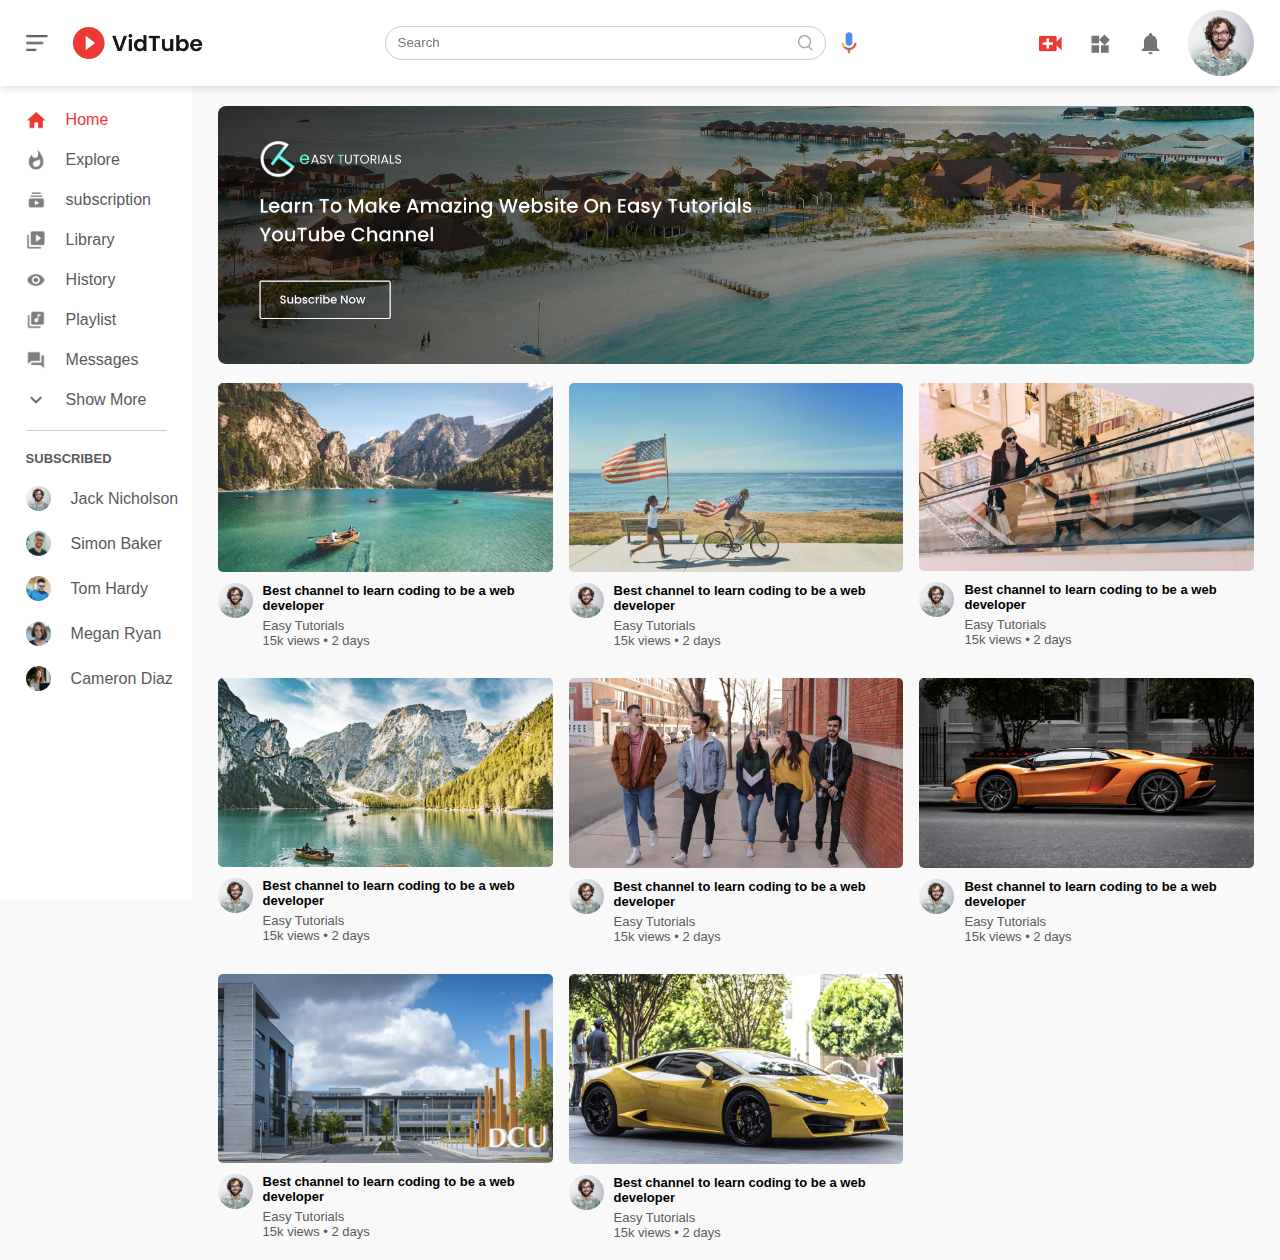
<file: index.html>
<!DOCTYPE html>
<html lang="en">
<head>
    <meta charset="UTF-8">
    <meta http-equiv="X-UA-Compatible" content="IE=edge">
    <meta name="viewport" content="width=device-width, initial-scale=1.0">
    <title>video sharing website</title>
    <link rel="stylesheet" href="style.css">
</head>
<body>
    
    <nav class="flex-div">
        <div class="nav-left flex-div">
            <img src="images/menu.png" class="menu-icon">
            <img src="images/logo.png" class="logo">
        </div>

        <div class="nav-middle flex-div">
            <div class="search-box flex-div">
                <input type="text" placeholder="Search">
                <img src="images/search.png">
            </div>
            <img src="images/voice-search.png" class="mic-icon">
        </div>  

        <div class="nav-right flex-div">
            <img src="images/upload.png">
            <img src="images/more.png">
            <img src="images/notification.png">
            <img src="images/Jack.png" class="user-icon">
        </div>
    </nav> 

    <!-- /* ------------- sidebar ------------- */ -->

    <div class="sidebar">
        <div class="shortcut-links">
            <a href=""><img src="images/home.png"><p>Home</p></a>
            <a href=""><img src="images/explore.png"><p>Explore</p></a>
            <a href=""><img src="images/subscriprion.png"><p>subscription</p></a>
            <a href=""><img src="images/library.png"><p>Library</p></a>
            <a href=""><img src="images/history.png"><p>History</p></a>
            <a href=""><img src="images/playlist.png"><p>Playlist</p></a>
            <a href=""><img src="images/messages.png"><p>Messages</p></a>
            <a href=""><img src="images/show-more.png"><p>Show More</p></a>
            <hr>
        </div>
        <div class="subscribed-list">
            <h3>SUBSCRIBED</h3>
            <a href=""><img src="images/Jack.png"><p>Jack Nicholson</p></a>
            <a href=""><img src="images/simon.png"><p>Simon Baker</p></a>
            <a href=""><img src="images/tom.png"><p>Tom Hardy</p></a>
            <a href=""><img src="images/megan.png"><p>Megan Ryan</p></a>
            <a href=""><img src="images/cameron.png"><p>Cameron Diaz</p></a>
        </div>
    </div>

<!-- ----------- main --------------------- -->

    <div class="container">
        <div class="banner">
            <img src="images/banner.png">
        </div>

        <div class="list-container">
            <div class="vid-list">
                <a href="play-video.html"><img src="images/thumbnail1.png" class="thumbnail"></a>
                <div class="flex-div">
                    <img src="images/Jack.png">
                    <div class="vid-info">
                        <a href="play-video.html">Best channel to learn coding to be a web developer</a>
                        <p>Easy Tutorials</p>
                        <p>15k views &bull; 2 days</p>
                    </div>
                </div>
            </div>
            <div class="vid-list">
                <a href="#"><img src="images/thumbnail2.png" class="thumbnail"></a>
                <div class="flex-div">
                    <img src="images/Jack.png">
                    <div class="vid-info">
                        <a href="#">Best channel to learn coding to be a web developer</a>
                        <p>Easy Tutorials</p>
                        <p>15k views &bull; 2 days</p>
                    </div>
                </div>
            </div>
            <div class="vid-list">
                <a href="#"><img src="images/thumbnail3.png" class="thumbnail"></a>
                <div class="flex-div">
                    <img src="images/Jack.png">
                    <div class="vid-info">
                        <a href="#">Best channel to learn coding to be a web developer</a>
                        <p>Easy Tutorials</p>
                        <p>15k views &bull; 2 days</p>
                    </div>
                </div>
            </div>
            <div class="vid-list">
                <a href="#"><img src="images/thumbnail4.png" class="thumbnail"></a>
                <div class="flex-div">
                    <img src="images/Jack.png">
                    <div class="vid-info">
                        <a href="#">Best channel to learn coding to be a web developer</a>
                        <p>Easy Tutorials</p>
                        <p>15k views &bull; 2 days</p>
                    </div>
                </div>
            </div>
            <div class="vid-list">
                <a href="#"><img src="images/thumbnail5.png" class="thumbnail"></a>
                <div class="flex-div">
                    <img src="images/Jack.png">
                    <div class="vid-info">
                        <a href="#">Best channel to learn coding to be a web developer</a>
                        <p>Easy Tutorials</p>
                        <p>15k views &bull; 2 days</p>
                    </div>
                </div>
            </div>
            <div class="vid-list">
                <a href="#"><img src="images/thumbnail6.png" class="thumbnail"></a>
                <div class="flex-div">
                    <img src="images/Jack.png">
                    <div class="vid-info">
                        <a href="#">Best channel to learn coding to be a web developer</a>
                        <p>Easy Tutorials</p>
                        <p>15k views &bull; 2 days</p>
                    </div>
                </div>
            </div>
            <div class="vid-list">
                <a href="#"><img src="images/thumbnail7.png" class="thumbnail"></a>
                <div class="flex-div">
                    <img src="images/Jack.png">
                    <div class="vid-info">
                        <a href="#">Best channel to learn coding to be a web developer</a>
                        <p>Easy Tutorials</p>
                        <p>15k views &bull; 2 days</p>
                    </div>
                </div>
            </div>
            <div class="vid-list">
                <a href="#"><img src="images/thumbnail8.png" class="thumbnail"></a>
                <div class="flex-div">
                    <img src="images/Jack.png">
                    <div class="vid-info">
                        <a href="#">Best channel to learn coding to be a web developer</a>
                        <p>Easy Tutorials</p>
                        <p>15k views &bull; 2 days</p>
                    </div>
                </div>
            </div>
        </div>
    </div>

    <script src="script.js"></script>
</body>
</html>
</file>
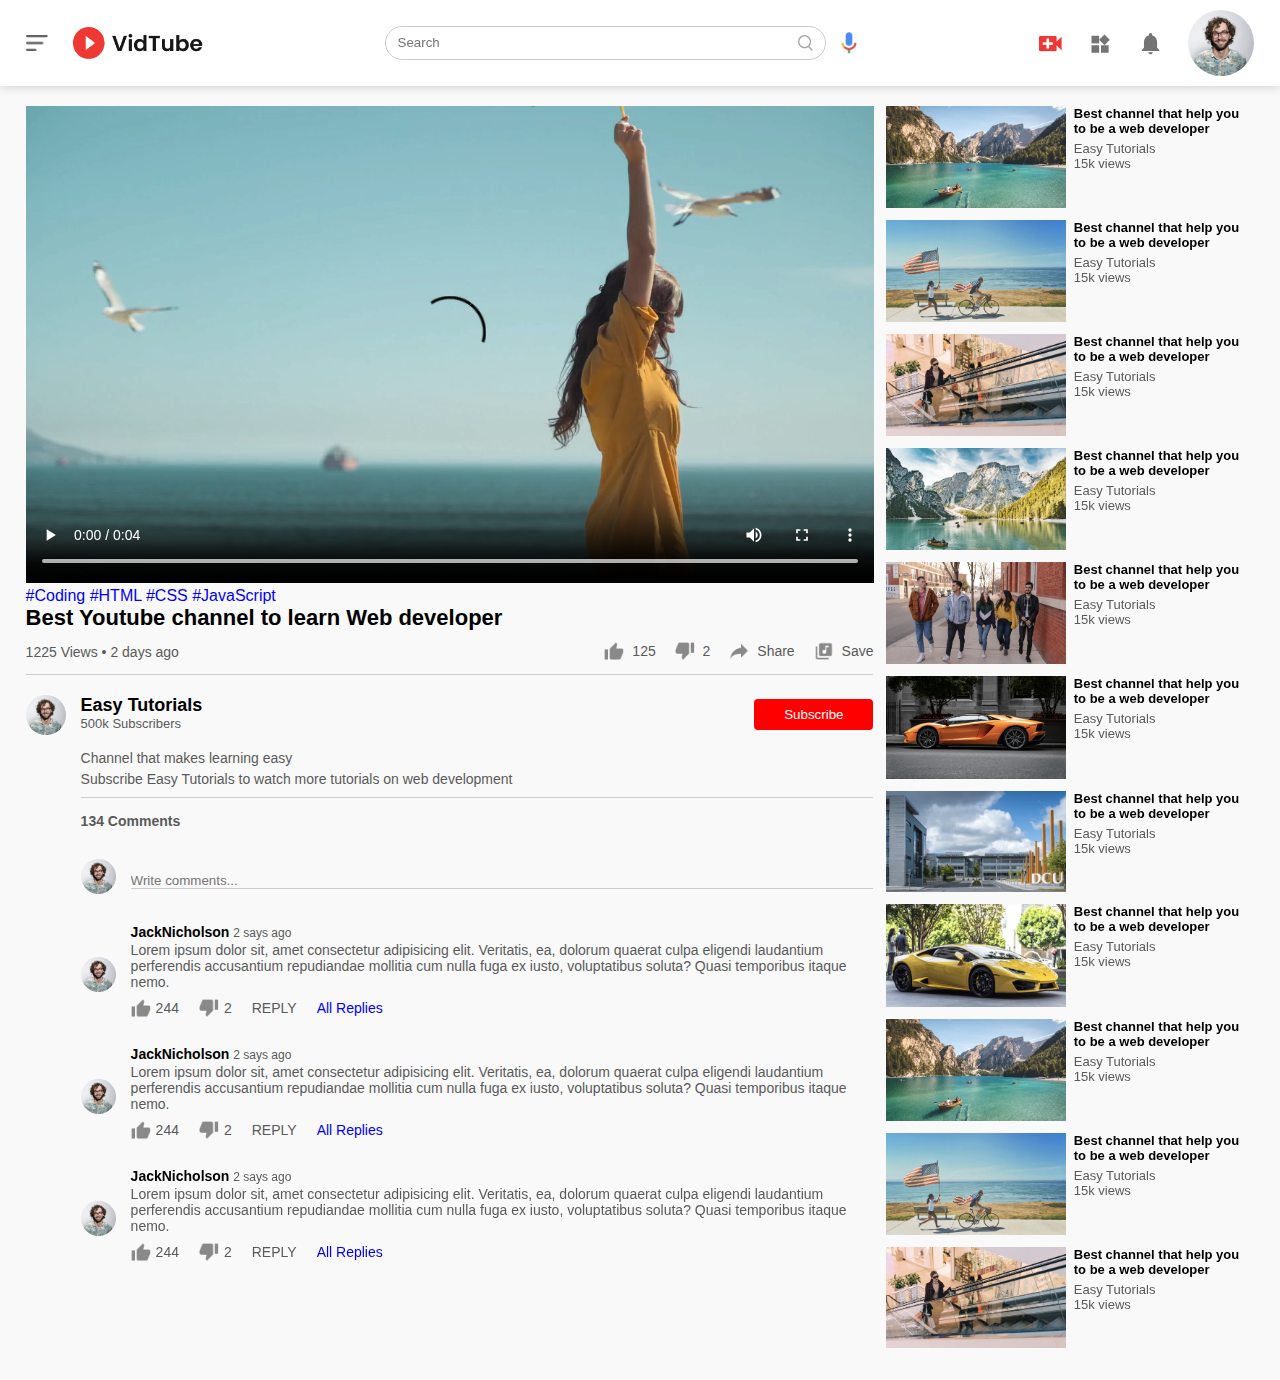
<file: play-video.html>
<!DOCTYPE html>
<html lang="en">
<head>
    <meta charset="UTF-8">
    <meta http-equiv="X-UA-Compatible" content="IE=edge">
    <meta name="viewport" content="width=device-width, initial-scale=1.0">
    <title>play video</title>
    <link rel="stylesheet" href="style.css">
</head>
<body>
    <nav class="flex-div">
        <div class="nav-left flex-div">
            <img src="images/menu.png" class="menu-icon">
            <img src="images/logo.png" class="logo">
        </div>

        <div class="nav-middle flex-div">
            <div class="search-box flex-div">
                <input type="text" placeholder="Search">
                <img src="images/search.png">
            </div>
            <img src="images/voice-search.png" class="mic-icon">
        </div>  

        <div class="nav-right flex-div">
            <img src="images/upload.png">
            <img src="images/more.png">
            <img src="images/notification.png">
            <img src="images/Jack.png" class="user-icon">
        </div>
    </nav> 


    <div class="container play-container">
        <div class="row">
            <div class="play-video">
                <video controls autoplay >
                    <!-- autoplay -->
                    <source src="images/video.mp4" type="video/mp4">
                </video>

                <div class="tags">
                    <a href="">#Coding</a>
                    <a href="">#HTML</a>
                    <a href="">#CSS</a>
                    <a href="">#JavaScript</a>
                </div>

                <h3>Best Youtube channel to learn Web developer</h3>
                <div class="play-video-info">
                    <p>1225 Views &bull; 2 days ago</p>
                    <div>
                        <a href=""><img src="images/like.png">125</a>
                        <a href=""><img src="images/dislike.png">2</a>
                        <a href=""><img src="images/share.png">Share</a>
                        <a href=""><img src="images/save.png">Save</a>
                    </div>
                </div>
            
                <hr>

                <div class="publisher">
                    <img src="images/Jack.png">
                    <div>
                        <p>Easy Tutorials</p>
                        <span>500k Subscribers</span>
                    </div>
                    <button type="button">Subscribe</button>
                </div>
                <div class="vid-description">
                    <p>Channel that makes learning easy</p>
                    <p>Subscribe Easy Tutorials to watch more tutorials on web development</p>
                    <hr>
                    <h4>134 Comments</h4>

                    <div class="add-comment">
                        <img src="images/Jack.png">
                        <input type="text" placeholder="Write comments...">
                    </div>

                    <div class="old-comment">
                        <img src="images/Jack.png">
                        <div>
                            <h3>JackNicholson <span>2 says ago</span></h3>
                            <p>Lorem ipsum dolor sit, amet consectetur adipisicing elit. Veritatis, ea, dolorum quaerat culpa eligendi laudantium perferendis accusantium repudiandae mollitia cum nulla fuga ex iusto, voluptatibus soluta? Quasi temporibus itaque nemo.</p>
                            <div class="comment-action">
                                <img src="images/like.png">
                                <span>244</span>
                                <img src="images/dislike.png">
                                <span>2</span>
                                <span>REPLY</span>
                                <a href="">All Replies</a>
                            </div>
                        </div>
                    </div>
                    <div class="old-comment">
                        <img src="images/Jack.png">
                        <div>
                            <h3>JackNicholson <span>2 says ago</span></h3>
                            <p>Lorem ipsum dolor sit, amet consectetur adipisicing elit. Veritatis, ea, dolorum quaerat culpa eligendi laudantium perferendis accusantium repudiandae mollitia cum nulla fuga ex iusto, voluptatibus soluta? Quasi temporibus itaque nemo.</p>
                            <div class="comment-action">
                                <img src="images/like.png">
                                <span>244</span>
                                <img src="images/dislike.png">
                                <span>2</span>
                                <span>REPLY</span>
                                <a href="">All Replies</a>
                            </div>
                        </div>
                    </div>
                    <div class="old-comment">
                        <img src="images/Jack.png">
                        <div>
                            <h3>JackNicholson <span>2 says ago</span></h3>
                            <p>Lorem ipsum dolor sit, amet consectetur adipisicing elit. Veritatis, ea, dolorum quaerat culpa eligendi laudantium perferendis accusantium repudiandae mollitia cum nulla fuga ex iusto, voluptatibus soluta? Quasi temporibus itaque nemo.</p>
                            <div class="comment-action">
                                <img src="images/like.png">
                                <span>244</span>
                                <img src="images/dislike.png">
                                <span>2</span>
                                <span>REPLY</span>
                                <a href="">All Replies</a>
                            </div>
                        </div>
                    </div>
                </div>
            </div>

            
            <div class="right-sidebar">
                <div class="side-video-list">
                    <a href="" class="small-thumbnail"><img src="images/thumbnail1.png"></a>
                    <div class="vid-info">
                        <a href="">Best channel that help you to be a web developer</a>
                        <p>Easy Tutorials</p>
                        <p>15k views</p>
                    </div>
                </div>
                <div class="side-video-list">
                    <a href="" class="small-thumbnail"><img src="images/thumbnail2.png"></a>
                    <div class="vid-info">
                        <a href="">Best channel that help you to be a web developer</a>
                        <p>Easy Tutorials</p>
                        <p>15k views</p>
                    </div>
                </div>
                <div class="side-video-list">
                    <a href="" class="small-thumbnail"><img src="images/thumbnail3.png"></a>
                    <div class="vid-info">
                        <a href="">Best channel that help you to be a web developer</a>
                        <p>Easy Tutorials</p>
                        <p>15k views</p>
                    </div>
                </div>
                <div class="side-video-list">
                    <a href="" class="small-thumbnail"><img src="images/thumbnail4.png"></a>
                    <div class="vid-info">
                        <a href="">Best channel that help you to be a web developer</a>
                        <p>Easy Tutorials</p>
                        <p>15k views</p>
                    </div>
                </div>
                <div class="side-video-list">
                    <a href="" class="small-thumbnail"><img src="images/thumbnail5.png"></a>
                    <div class="vid-info">
                        <a href="">Best channel that help you to be a web developer</a>
                        <p>Easy Tutorials</p>
                        <p>15k views</p>
                    </div>
                </div>
                <div class="side-video-list">
                    <a href="" class="small-thumbnail"><img src="images/thumbnail6.png"></a>
                    <div class="vid-info">
                        <a href="">Best channel that help you to be a web developer</a>
                        <p>Easy Tutorials</p>
                        <p>15k views</p>
                    </div>
                </div>
                <div class="side-video-list">
                    <a href="" class="small-thumbnail"><img src="images/thumbnail7.png"></a>
                    <div class="vid-info">
                        <a href="">Best channel that help you to be a web developer</a>
                        <p>Easy Tutorials</p>
                        <p>15k views</p>
                    </div>
                </div>
                <div class="side-video-list">
                    <a href="" class="small-thumbnail"><img src="images/thumbnail8.png"></a>
                    <div class="vid-info">
                        <a href="">Best channel that help you to be a web developer</a>
                        <p>Easy Tutorials</p>
                        <p>15k views</p>
                    </div>
                </div>
                <div class="side-video-list">
                    <a href="" class="small-thumbnail"><img src="images/thumbnail1.png"></a>
                    <div class="vid-info">
                        <a href="">Best channel that help you to be a web developer</a>
                        <p>Easy Tutorials</p>
                        <p>15k views</p>
                    </div>
                </div>
                <div class="side-video-list">
                    <a href="" class="small-thumbnail"><img src="images/thumbnail2.png"></a>
                    <div class="vid-info">
                        <a href="">Best channel that help you to be a web developer</a>
                        <p>Easy Tutorials</p>
                        <p>15k views</p>
                    </div>
                </div>
                <div class="side-video-list">
                    <a href="" class="small-thumbnail"><img src="images/thumbnail3.png"></a>
                    <div class="vid-info">
                        <a href="">Best channel that help you to be a web developer</a>
                        <p>Easy Tutorials</p>
                        <p>15k views</p>
                    </div>
                </div>
            </div>
        </div>
    </div>

</body>
</html>
</file>
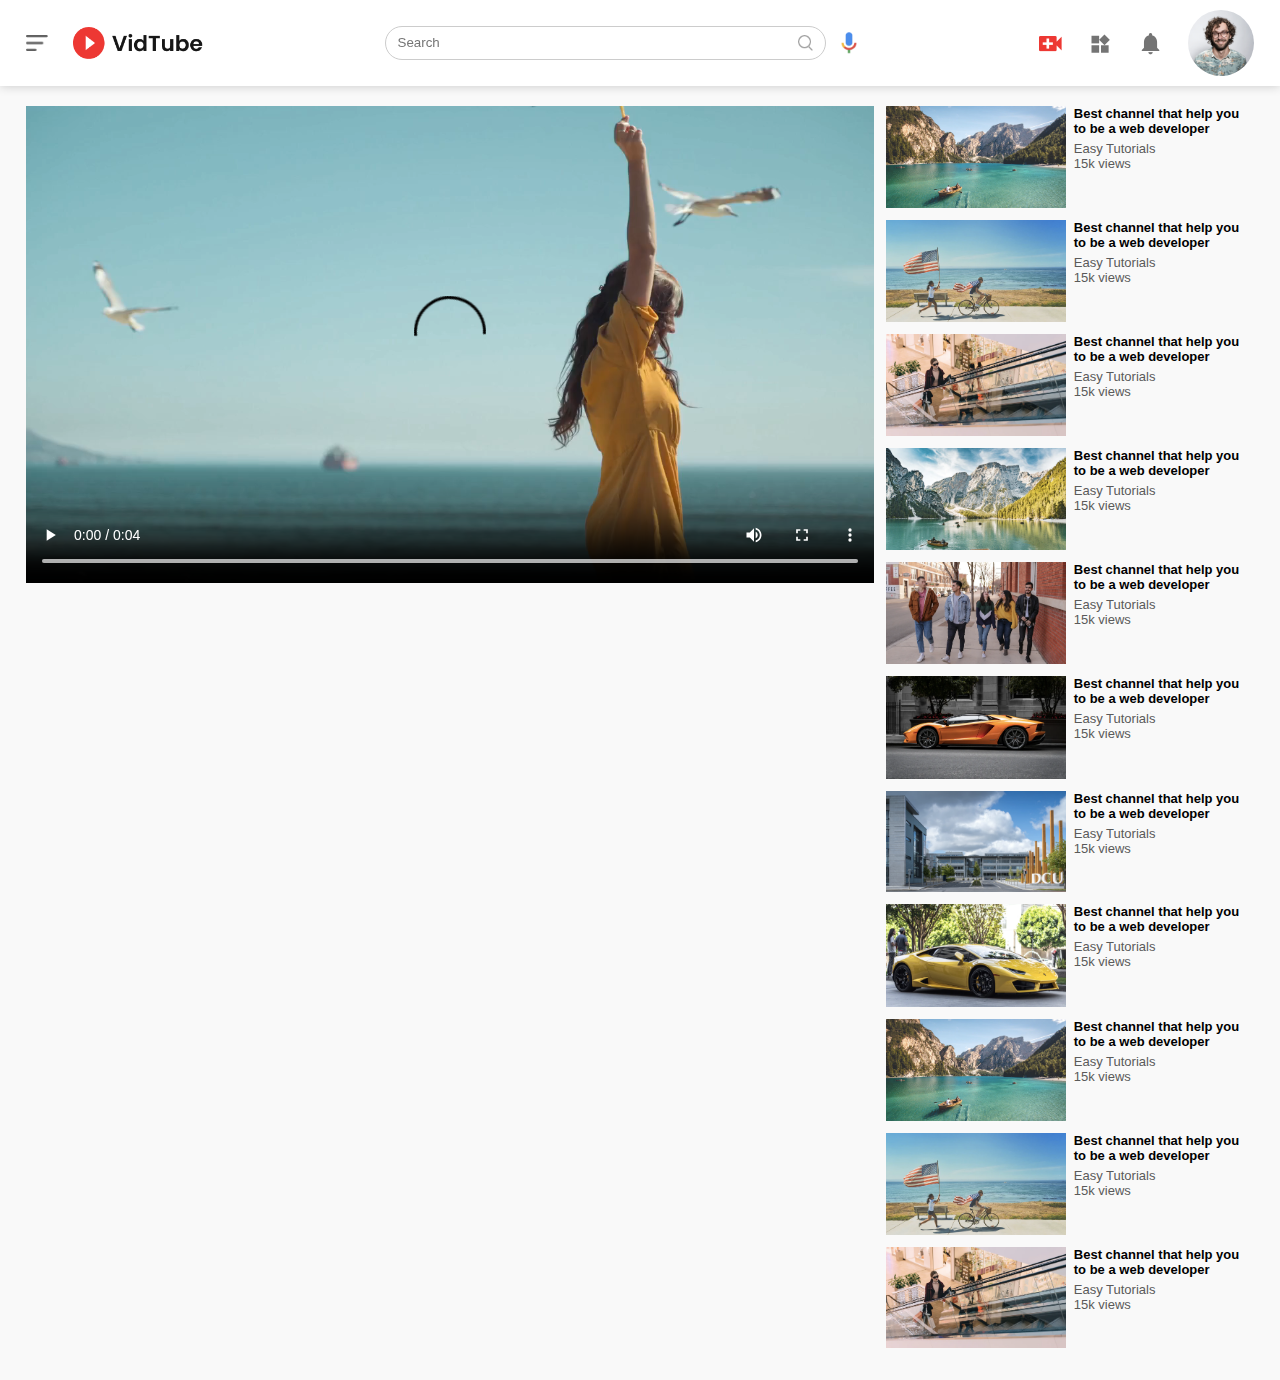
<file: test.html>
<!DOCTYPE html>
<html lang="en">
<head>
    <meta charset="UTF-8">
    <meta http-equiv="X-UA-Compatible" content="IE=edge">
    <meta name="viewport" content="width=device-width, initial-scale=1.0">
    <title>play video</title>
    <link rel="stylesheet" href="style.css">
</head>
<body>
    <nav class="flex-div">
        <div class="nav-left flex-div">
            <img src="images/menu.png" class="menu-icon">
            <img src="images/logo.png" class="logo">
        </div>

        <div class="nav-middle flex-div">
            <div class="search-box flex-div">
                <input type="text" placeholder="Search">
                <img src="images/search.png">
            </div>
            <img src="images/voice-search.png" class="mic-icon">
        </div>  

        <div class="nav-right flex-div">
            <img src="images/upload.png">
            <img src="images/more.png">
            <img src="images/notification.png">
            <img src="images/Jack.png" class="user-icon">
        </div>
    </nav> 


    <div class="container play-container">
        <div class="row">
            <div class="play-video">
                <video controls >
                    <!-- autoplay -->
                    <source src="images/video.mp4" type="video/mp4">
                </video>

                
            </div>

            
            <div class="right-sidebar">
                <div class="side-video-list">
                    <a href="" class="small-thumbnail"><img src="images/thumbnail1.png"></a>
                    <div class="vid-info">
                        <a href="">Best channel that help you to be a web developer</a>
                        <p>Easy Tutorials</p>
                        <p>15k views</p>
                    </div>
                </div>
                <div class="side-video-list">
                    <a href="" class="small-thumbnail"><img src="images/thumbnail2.png"></a>
                    <div class="vid-info">
                        <a href="">Best channel that help you to be a web developer</a>
                        <p>Easy Tutorials</p>
                        <p>15k views</p>
                    </div>
                </div>
                <div class="side-video-list">
                    <a href="" class="small-thumbnail"><img src="images/thumbnail3.png"></a>
                    <div class="vid-info">
                        <a href="">Best channel that help you to be a web developer</a>
                        <p>Easy Tutorials</p>
                        <p>15k views</p>
                    </div>
                </div>
                <div class="side-video-list">
                    <a href="" class="small-thumbnail"><img src="images/thumbnail4.png"></a>
                    <div class="vid-info">
                        <a href="">Best channel that help you to be a web developer</a>
                        <p>Easy Tutorials</p>
                        <p>15k views</p>
                    </div>
                </div>
                <div class="side-video-list">
                    <a href="" class="small-thumbnail"><img src="images/thumbnail5.png"></a>
                    <div class="vid-info">
                        <a href="">Best channel that help you to be a web developer</a>
                        <p>Easy Tutorials</p>
                        <p>15k views</p>
                    </div>
                </div>
                <div class="side-video-list">
                    <a href="" class="small-thumbnail"><img src="images/thumbnail6.png"></a>
                    <div class="vid-info">
                        <a href="">Best channel that help you to be a web developer</a>
                        <p>Easy Tutorials</p>
                        <p>15k views</p>
                    </div>
                </div>
                <div class="side-video-list">
                    <a href="" class="small-thumbnail"><img src="images/thumbnail7.png"></a>
                    <div class="vid-info">
                        <a href="">Best channel that help you to be a web developer</a>
                        <p>Easy Tutorials</p>
                        <p>15k views</p>
                    </div>
                </div>
                <div class="side-video-list">
                    <a href="" class="small-thumbnail"><img src="images/thumbnail8.png"></a>
                    <div class="vid-info">
                        <a href="">Best channel that help you to be a web developer</a>
                        <p>Easy Tutorials</p>
                        <p>15k views</p>
                    </div>
                </div>
                <div class="side-video-list">
                    <a href="" class="small-thumbnail"><img src="images/thumbnail1.png"></a>
                    <div class="vid-info">
                        <a href="">Best channel that help you to be a web developer</a>
                        <p>Easy Tutorials</p>
                        <p>15k views</p>
                    </div>
                </div>
                <div class="side-video-list">
                    <a href="" class="small-thumbnail"><img src="images/thumbnail2.png"></a>
                    <div class="vid-info">
                        <a href="">Best channel that help you to be a web developer</a>
                        <p>Easy Tutorials</p>
                        <p>15k views</p>
                    </div>
                </div>
                <div class="side-video-list">
                    <a href="" class="small-thumbnail"><img src="images/thumbnail3.png"></a>
                    <div class="vid-info">
                        <a href="">Best channel that help you to be a web developer</a>
                        <p>Easy Tutorials</p>
                        <p>15k views</p>
                    </div>
                </div>
            </div>
        </div>
    </div>

</body>
</html>
</file>
<file: style.css>
*{
    margin: 0;
    padding: 0;
    font-family: 'poppins',sans-serif;
    box-sizing: border-box;
    /* line-height: 1.2em; */
}
a{
   text-decoration: none;
   color: #5a5a5a; 
}
img{
    cursor: pointer;
}
.flex-div{
    display: flex;
    align-items: center; 
}
nav{
    padding: 10px 2%;
    justify-content: space-between;
    box-shadow: 0 0 10px rgba(0, 0, 0, 0.2);
    background: #fff;
    position: sticky;
    top: 0;
    z-index: 10;
}
.nav-right img{
    width: 25px;
    margin-right: 25px;
}
.nav-right .user-icon{
    width: 66px;
    border-radius: 50%;
    margin-right: 0;
}

.nav-left .menu-icon{
    width: 22px;
    margin-right: 25px;

}
.nav-left .logo{
    width: 130px;
} 
.nav-middle .mic-icon{
    width: 16px;
    
}
.nav-middle .search-box{
    border: 1px solid #ccc;
    margin-right: 15px;
    padding: 8px 12px;
    border-radius: 25px;
}
.nav-middle .search-box input{
    width: 400px;
    border: 0;
    outline: 0;
    background: transparent;
}
.nav-middle .search-box img{
    width: 15px;
}

/* ------------- sidebar ------------- */

.sidebar{
    background: #fff;
    width: 15%;
    height: 100vh;
    position: fixed;
    top: 0;
    padding-left: 2%;
    padding-top: 110px;
}

.shortcut-links a img{
    width: 20px;
    margin-right: 20px;

}
.shortcut-links a{
    display: flex;
    align-items: center;
    margin-bottom: 20px;
    width: fit-content;
    flex-wrap: wrap;

}
.shortcut-links a:first-child{
    color: #ed3833;
}
.sidebar hr{
    border: 0;
    height: 1px;
    background: #ccc;
    width: 85%;
}

.subscribed-list h3{
    font-size: 13px;
    margin: 20px 0;
    color: #5a5a5a;

}

.subscribed-list a{
    display: flex;
    align-items: center;
    margin-bottom: 20px;
    width: fit-content;
    flex-wrap: wrap;
}

.subscribed-list a img{
    width: 25px;
    border-radius: 50%;
    margin-right: 20px; 
}
.small-sidebar{
    width: 5%;
}
.small-sidebar a p{
    display: none;
}
.small-sidebar h3{
    display: none;
}
.small-sidebar hr{ 
    width: 50%;
    margin-bottom: 25px;
}
/* ------------ main ----------- */

.container{
    background: #f9f9f9;
    padding-left: 17%;
    padding-right: 2%;
    padding-top: 20px;
    padding-bottom: 20px;

}
.large-container{
    padding-left: 7%;
}
.banner{
    width: 100%;
}
.banner img{
    width: 100%;
    border-radius: 8px;
}
.list-container{
    display: grid;
    grid-template-columns: repeat(auto-fit,minmax(250px,1fr));
    grid-column-gap: 16px;
    grid-row-gap: 30px;
    margin-top: 15px;
}
.vid-list .thumbnail{
    width: 100%;
    border-radius: 5px;

}
.vid-list .flex-div{
    align-items: flex-start;
    margin-top: 7px;
}
.vid-list .flex-div img{
    width: 35px;
    margin-right: 10px;
    border-radius: 50%;

}
.vid-info{
    color: #5a5a5a;
    font-size: 13px;
}
.vid-info a{
    color: #000;
    font-weight: 600;
    display: block;
    margin-bottom: 5px;
}

@media (max-width:900px){
    .menu-icon{
        display: none;
    }
    .sidebar{
        display: none;
    }
    .container,.large-container{
        padding-left: 5%;
        padding-right: 5%;
    }
    .nav-right img{
        display: none;
    }
    .nav-right .user-icon{
        display: block;
        width: 30px;
    }
    .nav-middle .search-box input{
        width: 100px;
    }
    .nav-middle .mic-icon{
        display: none;
    }
    .logo{
        width: 90px;
    }
}



/* ------------------ play video page ---------------- */

.play-container{
    padding-left: 2%;
}

.row{
    display: flex;
    justify-content: space-between;
    flex-wrap: wrap;

}
.play-video{
    flex-basis: 69%;
}
.right-sidebar{
    flex-basis: 30%;
}
.play-video video{
    width: 100%;
}

.side-video-list{
    display: flex;
    justify-content: space-between;
    margin-bottom: 8px;

}

.side-video-list img{
    width: 100%;
}

.side-video-list .small-thumbnail{
    flex-basis: 49%;
}
.side-video-list .vid-info{
    width: 49%;
}

.play-video .tags a{
    color: #0000ff;
}
.play-video h3{
    font-weight: 600;
    font-size: 22px;
}
.play-video .play-video-info {
    display: flex;
    align-items: center;
    justify-content: space-between;
    flex-wrap: wrap;
    margin-top: 10px;
    font-size: 14px;
    color: #5a5a5a;
}
.play-video .play-video-info a img{
    width: 20px;
    margin-right: 8px;
}
.play-video .play-video-info a{
    display: inline-flex;
    align-items: center;
    margin-left: 15px;
}
.play-video hr{
    border: 0;
    height: 1px;
    background: #ccc;
    margin: 10px 0;

}
.publisher{
    display: flex;
    align-items: center;
    margin-top: 20px;

}
.publisher div{
    flex: 1;
    line-height: 18px;
}
.publisher img{
    width: 40px;
    border-radius: 50%;
    margin-right: 15px;
}
.publisher div p{
    color: #000;
    font-weight: 600;
    font-size: 18px;
}
.publisher div span{
    font-size: 13px;
    color: #5a5a5a;
}
.publisher button{
    background: red;
    color: #fff;
    padding: 8px 30px;
    border: 0;
    outline: 0;
    border-radius: 4px;
    cursor: pointer;
}
.vid-description{
    padding-left: 55px;
    margin: 15px 0;

}
.vid-description p{
    font-size: 14px;
    margin-bottom: 5px;
    color: #5a5a5a; 
}
.vid-description h4{
    font-size: 14px;
    color: #5a5a5a;
    margin-top: 15px;
}

.add-comment{
    display: flex;
    align-items: center;
    margin: 30px 0;
}
.add-comment img{
    width: 35px;
    border-radius: 50%;
    margin-right: 15px;
}
.add-comment input{
    border: 0;
    outline: 0;
    border-bottom: 1px solid #ccc;
    width: 100%;
    padding-top: 10px;
    background: transparent;
}
.old-comment{
    display: flex;
    align-items: center;
    margin: 20px 0;

}
.old-comment img{
    width: 35px;
    border-radius: 50%;
    margin-right: 15px;
}
.old-comment h3{
    font-size: 14px;
    margin-bottom: 2px;
}
.old-comment h3 span{
    font-size: 12px;
    color: #5a5a5a;
    font-weight: 500;

}
.old-comment .comment-action{
    display: flex;
    align-items: center;
    margin: 8px 0;
    font-size: 14px;
}
.old-comment .comment-action img{
    border-radius: 0;
    width: 20px;
    margin-right: 5px;
}
.old-comment .comment-action span{
    margin-right: 20px;
    color: #5a5a5a;
}
.old-comment .comment-action a{
    color: #0000ff;
}
@media (max-width:900px){
    .play-video{
        flex-basis: 100%;
    }
    .right-sidebar{
        flex-basis: 100%;
    }
    .play-container{
        padding-left: 5%;
    }
    .vid-description{
        padding-left: 0;
    }
    .play-video .play-video-info a{
         margin-left: 0;
         margin-right: 15px;
         margin-top: 15px;
    }
}
</file>
